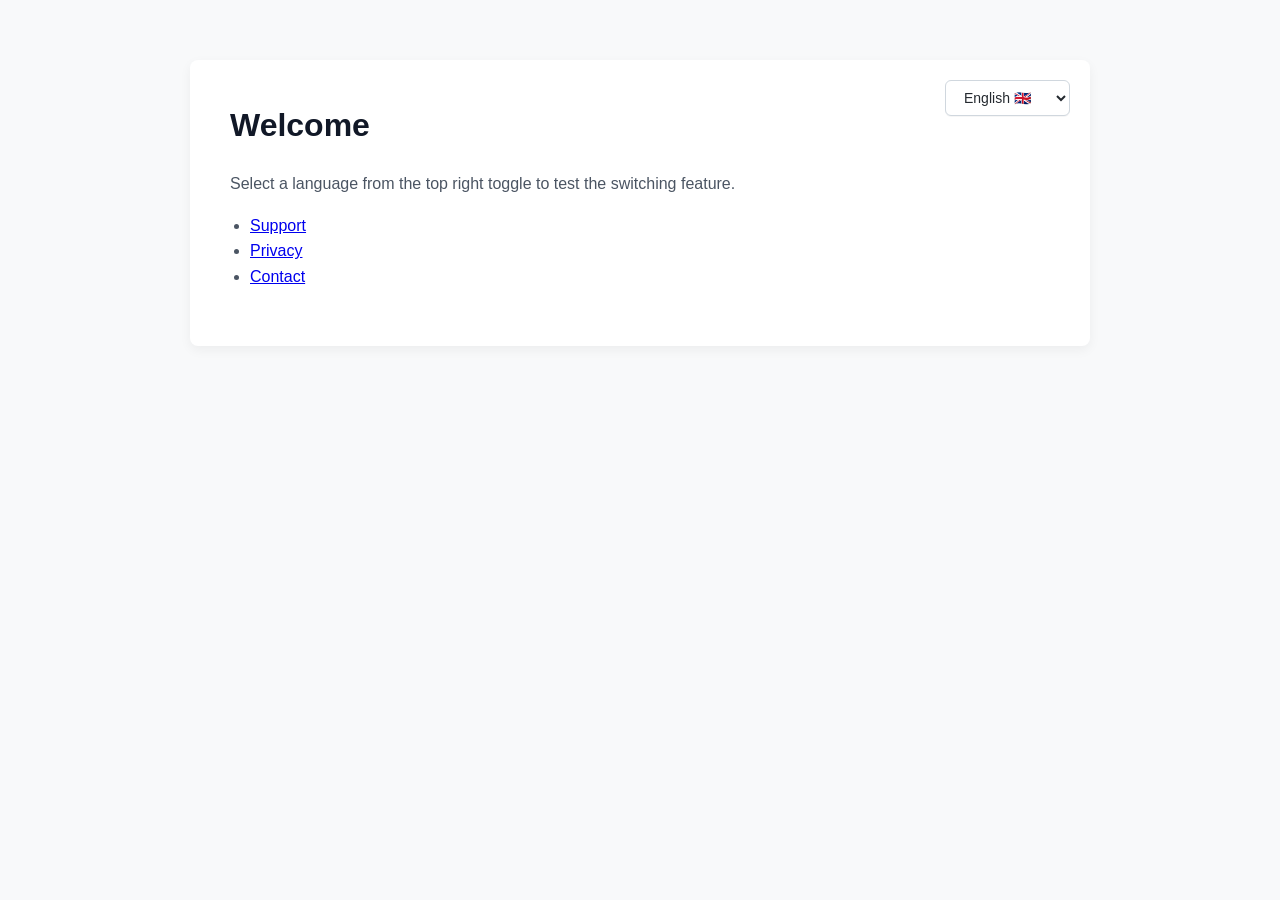
<file: index.html>
<!DOCTYPE html>
<html lang="en">
<head>
  <meta charset="UTF-8">
  <meta name="viewport" content="width=device-width, initial-scale=1.0">
  <title>Home</title>
  <link rel="stylesheet" href="assets/css/style.css">
</head>
<body>

  <div class="container">
    <!-- Top-Right Language Toggle -->
    <div class="language-toggle">
      <label for="lang-select" class="sr-only">Select Language</label>
      <select id="lang-select" onchange="switchLanguage(this.value)">
        <option value="en">English 🇬🇧</option>
        <option value="fr">Français 🇫🇷</option>
        <option value="es">Español 🇪🇸</option>
      </select>
    </div>

    <!-- Main Content -->
    <h1 data-data-i18n="welcome_title">Welcome</h1>
    <p data-data-i18n="welcome_desc">Select a language from the top right toggle to test the switching feature.</p>

    <ul>
      <li><a href="support.html">Support</a></li>
      <li><a href="privacy.html">Privacy</a></li>
      <li><a href="contact.html">Contact</a></li>
    </ul>
  </div>

  <script src="assets/js/app.js"></script>
</body>
</html>
</file>
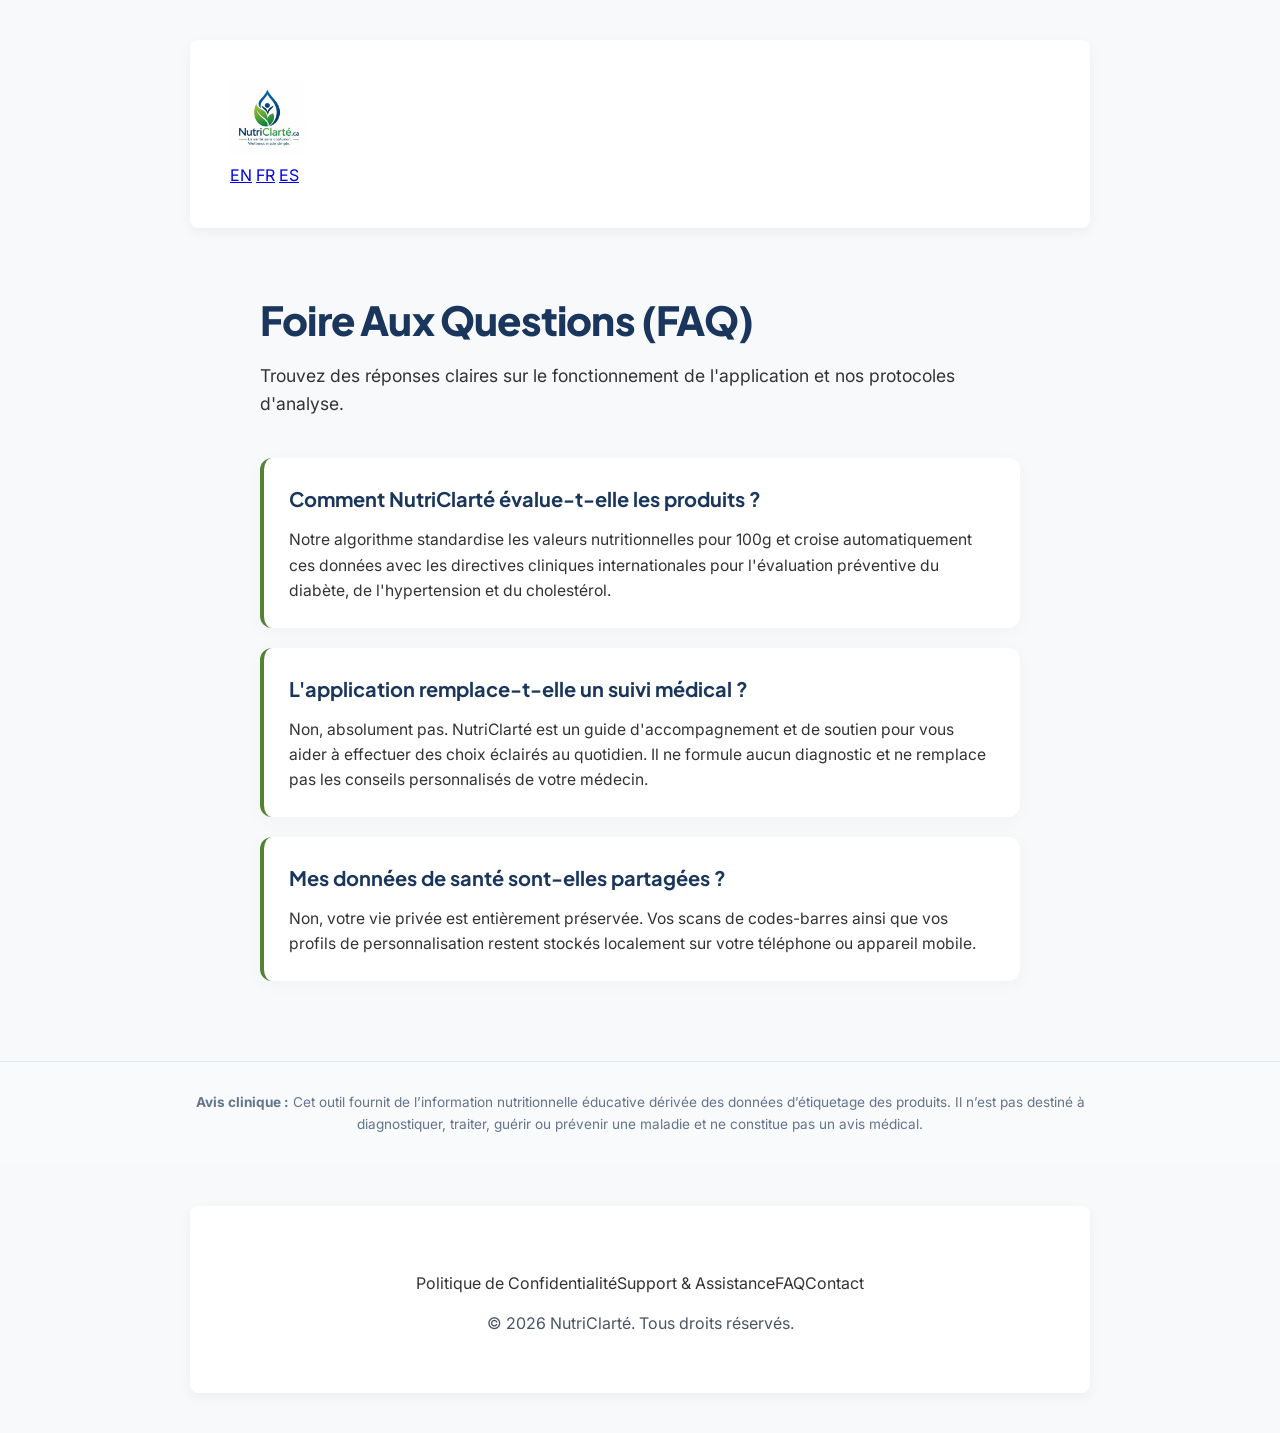
<file: faq/index.html>
<!doctype html>
<html lang="fr" data-theme="light">
<head>
  <meta charset="UTF-8">
  <meta name="viewport" content="width=device-width, initial-scale=1.0">
  <title>FAQ — NutriClarté</title>
  
  <!-- Premium Font Imports -->
  <link rel="preconnect" href="https://fonts.googleapis.com">
  <link rel="preconnect" href="https://fonts.gstatic.com" crossorigin>
  <link href="https://fonts.googleapis.com/css2?family=Inter:wght@400;500;600&family=Plus+Jakarta+Sans:wght@700;800&display=swap" rel="stylesheet">
  
  <link rel="stylesheet" href="/assets/css/style.css">
  <style>
    :root {
      --color-primary: #1A365D;
      --color-brand-green: #548235;
      --color-surface-card: #ffffff;
      --font-headings: 'Plus Jakarta Sans', -apple-system, sans-serif;
      --font-body: 'Inter', -apple-system, sans-serif;
    }
    
    body {
      font-family: var(--font-body);
      -webkit-font-smoothing: antialiased;
      margin: 0;
      padding: 0;
    }

    .brand img { 
      height: 75px; 
      width: auto; 
      object-fit: contain; 
    }
    
    .faq-container { 
      max-width: 800px; 
      margin: 60px auto; 
      padding: 0 20px; 
    }
    
    .faq-title {
      font-family: var(--font-headings);
      color: var(--color-primary); 
      margin-bottom: 10px; 
      font-size: 2.5rem;
      font-weight: 800;
      letter-spacing: -0.02em;
    }

    .faq-item { 
      background: var(--color-surface-card); 
      padding: 25px; 
      border-radius: 12px; 
      margin-bottom: 20px; 
      border-left: 4px solid var(--color-brand-green); 
      box-shadow: 0 4px 20px rgba(0,0,0,0.03); 
    }
    .faq-item h3 { 
      font-family: var(--font-headings);
      color: var(--color-primary); 
      margin-top: 0; 
      margin-bottom: 12px; 
      font-size: 1.25rem; 
    }
    .faq-item p { 
      color: var(--color-text-muted); 
      line-height: 1.6; 
      margin: 0; 
      font-size: 0.98rem; 
    }

    /* CLINICAL DISCLAIMER LAYOUT BOX */
    .healthcare-disclaimer-box {
      background-color: #f8fafc;
      border-top: 1px solid #e2e8f0;
      padding: 30px 20px;
      margin-top: 80px;
    }
    .healthcare-disclaimer-text {
      max-width: 900px;
      margin: 0 auto;
      font-size: 0.85rem;
      line-height: 1.6;
      color: #64748b;
      text-align: center;
    }

    .footer-links { 
      display: flex; 
      gap: var(--space-6); 
      justify-content: center; 
      margin-top: 25px; 
    }
    .footer-links a { 
      color: var(--color-text-muted); 
      text-decoration: none; 
      font-size: var(--text-sm); 
    }
  </style>
</head>
<body>
  <header>
    <div class="container nav">
      <a class="brand" href="/fr/">
        <img src="/assets/Logo.png" alt="NutriClarté Logo">
      </a>
      <div class="nav-actions">
        <a class="ghost-btn" href="/en/">EN</a>
        <a class="ghost-btn" href="/fr/">FR</a>
        <a class="ghost-btn" href="/es/">ES</a>
      </div>
    </div>
  </header>

  <main class="faq-container">
    <h1 class="faq-title">Foire Aux Questions (FAQ)</h1>
    <p style="color: var(--color-text-muted); margin-bottom: 40px; font-size: 1.1rem;">Trouvez des réponses claires sur le fonctionnement de l'application et nos protocoles d'analyse.</p>
    
    <div class="faq-item">
      <h3>Comment NutriClarté évalue-t-elle les produits ?</h3>
      <p>Notre algorithme standardise les valeurs nutritionnelles pour 100g et croise automatiquement ces données avec les directives cliniques internationales pour l'évaluation préventive du diabète, de l'hypertension et du cholestérol.</p>
    </div>

    <div class="faq-item">
      <h3>L'application remplace-t-elle un suivi médical ?</h3>
      <p>Non, absolument pas. NutriClarté est un guide d'accompagnement et de soutien pour vous aider à effectuer des choix éclairés au quotidien. Il ne formule aucun diagnostic et ne remplace pas les conseils personnalisés de votre médecin.</p>
    </div>

    <div class="faq-item">
      <h3>Mes données de santé sont-elles partagées ?</h3>
      <p>Non, votre vie privée est entièrement préservée. Vos scans de codes-barres ainsi que vos profils de personnalisation restent stockés localement sur votre téléphone ou appareil mobile.</p>
    </div>
  </main>

  <div class="healthcare-disclaimer-box">
    <div class="healthcare-disclaimer-text">
      <strong>Avis clinique :</strong> Cet outil fournit de l’information nutritionnelle éducative dérivée des données d’étiquetage des produits. Il n’est pas destiné à diagnostiquer, traiter, guérir ou prévenir une maladie et ne constitue pas un avis médical.
    </div>
  </div>

  <footer>
    <div class="container" style="text-align: center;">
      <div class="footer-links">
        <a href="/privacy/">Politique de Confidentialité</a>
        <a href="/support/">Support & Assistance</a>
        <a href="/faq/">FAQ</a>
        <a href="mailto:contact@nutriclarte.ca">Contact</a>
      </div>
      <p class="footer-note" style="margin-top: 15px;">&copy; 2026 NutriClarté. Tous droits réservés.</p>
    </div>
  </footer>
</body>
</html>
</file>
<file: assets/css/style.css>
/* Base Page Styling */
* {
  box-sizing: border-box;
  margin: 0;
  padding: 0;
}

body {
  font-family: -apple-system, BlinkMacSystemFont, "Segoe UI", Roboto, Helvetica, Arial, sans-serif;
  line-height: 1.6;
  color: #333333;
  background-color: #f8f9fa;
  padding: 20px;
}

.container {
  max-width: 900px;
  margin: 40px auto;
  background: #ffffff;
  padding: 40px;
  border-radius: 8px;
  box-shadow: 0 4px 12px rgba(0, 0, 0, 0.05);
  position: relative;
}

/* Upper Right Language Toggle */
.language-toggle {
  position: absolute;
  top: 20px;
  right: 20px;
  z-index: 1000;
}

.language-toggle select {
  padding: 8px 14px;
  font-size: 14px;
  font-weight: 500;
  border: 1px solid #d0d7de;
  border-radius: 6px;
  background-color: #ffffff;
  color: #24292f;
  cursor: pointer;
  outline: none;
  box-shadow: 0 1px 0 rgba(27, 31, 36, 0.04);
  transition: all 0.2s ease;
}

.language-toggle select:hover {
  background-color: #f6f8fa;
  border-color: #1b1f24;
}

.language-toggle select:focus {
  border-color: #0969da;
  box-shadow: 0 0 0 3px rgba(9, 105, 218, 0.3);
}

/* Screen reader accessibility class */
.sr-only {
  position: absolute;
  width: 1px;
  height: 1px;
  padding: 0;
  margin: -1px;
  overflow: hidden;
  clip: rect(0, 0, 0, 0);
  border: 0;
}

/* Typography & Layout */
h1 {
  margin-bottom: 20px;
  color: #111827;
  font-size: 2rem;
}

h3 {
  margin-top: 24px;
  margin-bottom: 12px;
  color: #1f2937;
}

p, ul {
  margin-bottom: 16px;
  color: #4b5563;
}

ul {
  padding-left: 20px;
}

/* Forms (Used in Contact Page) */
.form-group {
  margin-bottom: 20px;
}

.form-group label {
  display: block;
  font-weight: 600;
  margin-bottom: 6px;
}

.form-group input,
.form-group textarea {
  width: 100%;
  padding: 10px;
  border: 1px solid #d0d7de;
  border-radius: 6px;
  font-size: 14px;
}

button[type="submit"] {
  background-color: #2563eb;
  color: #ffffff;
  padding: 10px 20px;
  border: none;
  border-radius: 6px;
  cursor: pointer;
  font-weight: 600;
}

button[type="submit"]:hover {
  background-color: #1d4ed8;
}
</file>
